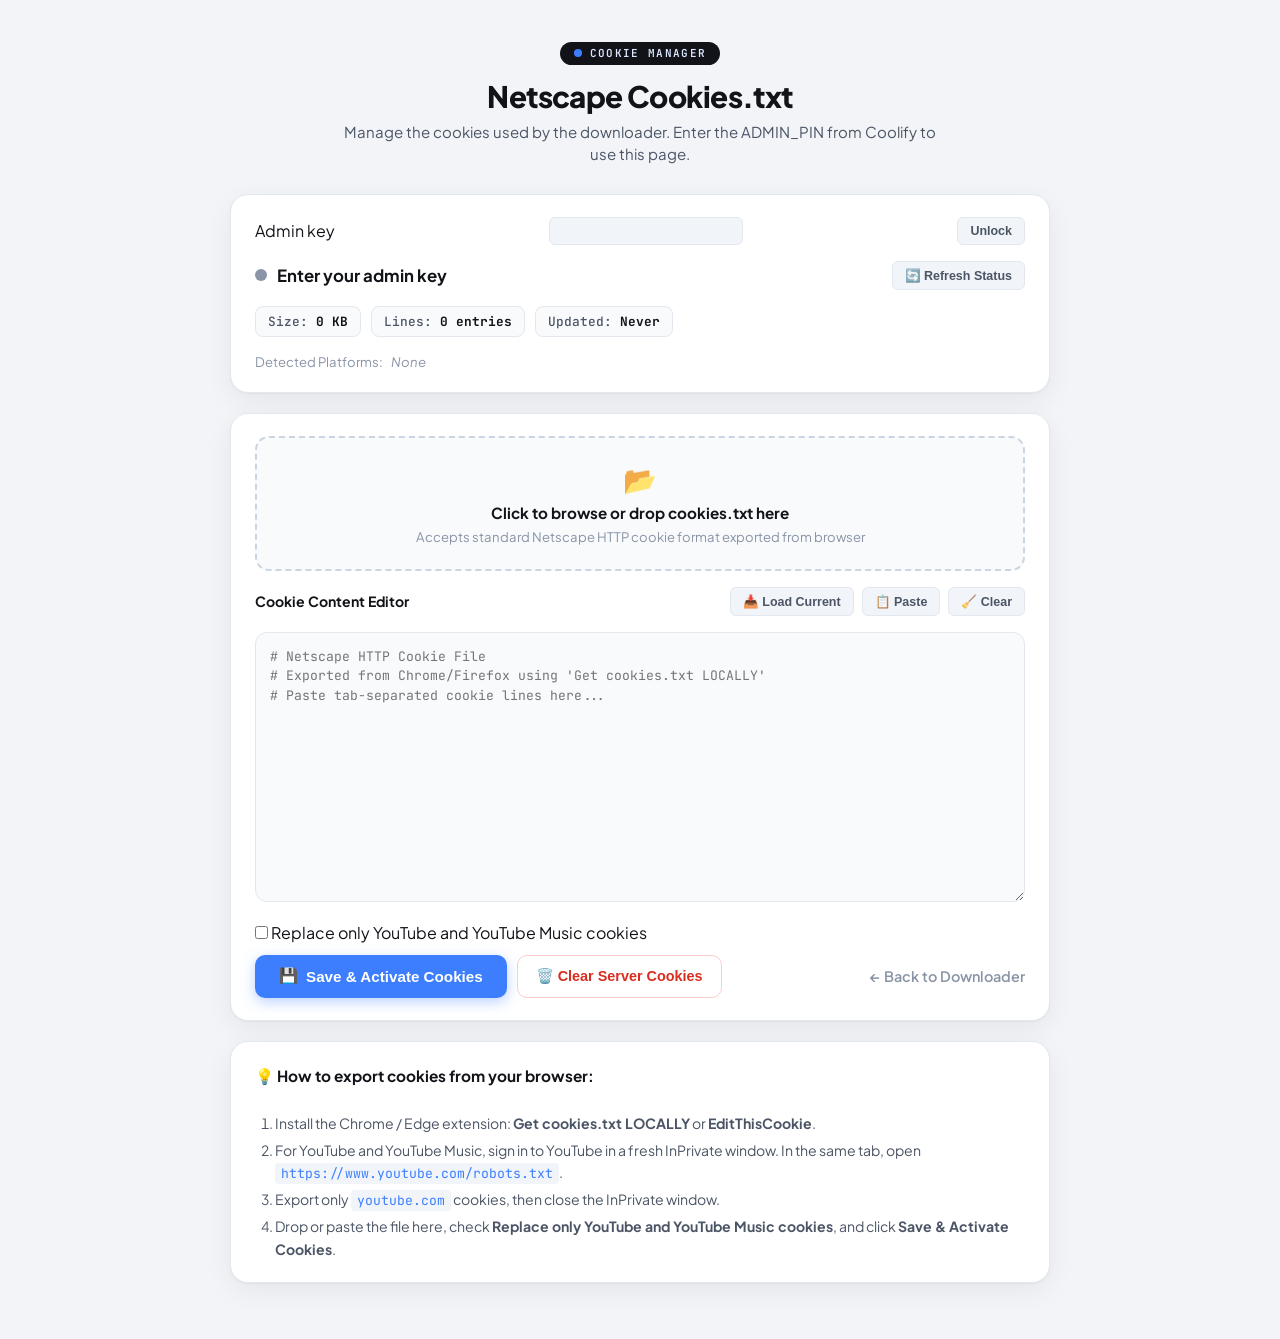
<file: static/admin.html>
<!DOCTYPE html>
<html lang="en">
<head>
  <meta charset="UTF-8" />
  <meta name="viewport" content="width=device-width, initial-scale=1.0, viewport-fit=cover" />
  <title>Cookies.txt Manager — Apun Ka Download</title>
  <link rel="preconnect" href="https://fonts.googleapis.com">
  <link rel="preconnect" href="https://fonts.gstatic.com" crossorigin>
  <link href="https://fonts.googleapis.com/css2?family=JetBrains+Mono:wght@400;500;700&family=Plus+Jakarta+Sans:wght@400;500;600;700;800&display=swap" rel="stylesheet">
  <style>
    :root {
      --bg: #F2F4F8;
      --card: #FFFFFF;
      --ink: #111318;
      --ink-2: #4B5565;
      --ink-3: #8A94A6;
      --line: #E3E7EE;
      --blue: #3D7EFF;
      --blue-hover: #2968eb;
      --blue-soft: #EFF4FF;
      --green: #12A150;
      --red: #D92D20;
      --radius: 18px;
      --sans: "Plus Jakarta Sans", -apple-system, BlinkMacSystemFont, "Segoe UI", Roboto, sans-serif;
      --mono: "JetBrains Mono", monospace;
      --shadow: 0 1px 2px rgba(17, 19, 24, .04), 0 8px 28px rgba(17, 19, 24, .06);
    }
    * { box-sizing: border-box; margin: 0; padding: 0; }
    body {
      background: var(--bg);
      color: var(--ink);
      font-family: var(--sans);
      min-height: 100vh;
      display: flex;
      justify-content: center;
      padding: 40px 18px 56px;
    }
    .wrap {
      width: 100%;
      max-width: 820px;
      display: flex;
      flex-direction: column;
      gap: 20px;
    }
    .brand { text-align: center; margin-bottom: 8px; }
    .badge {
      display: inline-flex;
      align-items: center;
      gap: 8px;
      background: var(--ink);
      color: #DCE6FF;
      font: 600 11px/1 var(--mono);
      letter-spacing: .12em;
      text-transform: uppercase;
      padding: 6px 14px;
      border-radius: 9999px;
      margin-bottom: 12px;
    }
    .badge-dot {
      width: 8px;
      height: 8px;
      background: var(--blue);
      border-radius: 50%;
    }
    .brand h1 {
      font-size: 1.85rem;
      font-weight: 800;
      letter-spacing: -0.02em;
      margin-bottom: 6px;
      color: var(--ink);
    }
    .brand p {
      color: var(--ink-2);
      font-size: 0.94rem;
      max-width: 620px;
      margin: 0 auto;
      line-height: 1.5;
    }

    /* Status Card */
    .card {
      background: var(--card);
      border: 1px solid var(--line);
      border-radius: var(--radius);
      box-shadow: var(--shadow);
      padding: 22px 24px;
      display: flex;
      flex-direction: column;
      gap: 16px;
    }
    .status-row {
      display: flex;
      justify-content: space-between;
      align-items: center;
      flex-wrap: wrap;
      gap: 12px;
    }
    .indicator-box {
      display: flex;
      align-items: center;
      gap: 10px;
      font-weight: 700;
      font-size: 1.05rem;
    }
    .dot-green {
      width: 12px;
      height: 12px;
      background: var(--green);
      border-radius: 50%;
      box-shadow: 0 0 0 4px rgba(18, 161, 80, 0.2);
    }
    .dot-gray {
      width: 12px;
      height: 12px;
      background: var(--ink-3);
      border-radius: 50%;
    }
    .stats-row {
      display: flex;
      gap: 10px;
      flex-wrap: wrap;
    }
    .stat-chip {
      background: #F8FAFC;
      border: 1px solid var(--line);
      padding: 6px 12px;
      border-radius: 8px;
      font: 500 0.8rem var(--mono);
      color: var(--ink-2);
    }
    .stat-chip strong {
      color: var(--ink);
    }
    .platforms-wrap {
      display: flex;
      align-items: center;
      gap: 8px;
      flex-wrap: wrap;
      font-size: 0.82rem;
      color: var(--ink-3);
    }
    .platform-tag {
      background: var(--blue-soft);
      color: var(--blue);
      border: 1px solid rgba(61, 126, 255, 0.2);
      padding: 3px 10px;
      border-radius: 6px;
      font-weight: 700;
      font-size: 0.72rem;
      text-transform: uppercase;
      font-family: var(--mono);
    }

    /* Dropzone */
    .dropzone {
      border: 2px dashed #CBD5E1;
      border-radius: 14px;
      padding: 24px 16px;
      text-align: center;
      background: #F8FAFC;
      cursor: pointer;
      transition: all 0.2s ease;
      display: flex;
      flex-direction: column;
      align-items: center;
      gap: 6px;
    }
    .dropzone:hover, .dropzone.dragover {
      border-color: var(--blue);
      background: var(--blue-soft);
    }
    .dropzone-icon { font-size: 1.7rem; }
    .dropzone-title { font-weight: 700; font-size: 0.95rem; color: var(--ink); }
    .dropzone-hint { font-size: 0.82rem; color: var(--ink-3); }

    /* Editor */
    .editor-toolbar {
      display: flex;
      justify-content: space-between;
      align-items: center;
      flex-wrap: wrap;
      gap: 10px;
    }
    .toolbar-title { font-weight: 700; font-size: 0.88rem; color: var(--ink); }
    .toolbar-actions { display: flex; gap: 8px; }
    .tool-btn {
      background: #F1F5F9;
      border: 1px solid var(--line);
      border-radius: 6px;
      padding: 6px 12px;
      font-size: 0.78rem;
      font-weight: 600;
      color: var(--ink-2);
      cursor: pointer;
      transition: all 0.15s;
    }
    .tool-btn:hover { background: #E2E8F0; color: var(--ink); }

    .textarea {
      width: 100%;
      min-height: 270px;
      padding: 14px;
      font-family: var(--mono);
      font-size: 0.82rem;
      line-height: 1.5;
      background: #F8FAFC;
      border: 1.5px solid var(--line);
      border-radius: 12px;
      resize: vertical;
      outline: none;
      color: var(--ink);
      transition: border-color 0.2s;
    }
    .textarea:focus {
      border-color: var(--blue);
      background: #FFFFFF;
      box-shadow: 0 0 0 3px rgba(61, 126, 255, 0.12);
    }

    /* Actions */
    .actions-row {
      display: flex;
      justify-content: space-between;
      align-items: center;
      flex-wrap: wrap;
      gap: 12px;
      margin-top: 4px;
    }
    .btn-group { display: flex; gap: 10px; flex-wrap: wrap; }
    .btn-save {
      background: var(--blue);
      color: #FFFFFF;
      border: none;
      padding: 12px 24px;
      border-radius: 10px;
      font-size: 0.95rem;
      font-weight: 700;
      cursor: pointer;
      display: inline-flex;
      align-items: center;
      gap: 8px;
      transition: all 0.15s ease;
      box-shadow: 0 4px 14px rgba(61, 126, 255, 0.35);
    }
    .btn-save:hover {
      background: var(--blue-hover);
      transform: translateY(-1px);
    }
    .btn-clear {
      background: #FFFFFF;
      color: var(--red);
      border: 1.5px solid #FECDCA;
      padding: 12px 18px;
      border-radius: 10px;
      font-size: 0.9rem;
      font-weight: 600;
      cursor: pointer;
      transition: all 0.15s ease;
    }
    .btn-clear:hover { background: #FEF3F2; border-color: var(--red); }
    .btn-home {
      color: var(--ink-3);
      text-decoration: none;
      font-size: 0.9rem;
      font-weight: 600;
      transition: color 0.15s;
    }
    .btn-home:hover { color: var(--blue); }

    /* Guide Box */
    .guide {
      font-size: 0.88rem;
      color: var(--ink-2);
      line-height: 1.6;
    }
    .guide h3 { font-size: 0.96rem; font-weight: 700; color: var(--ink); margin-bottom: 8px; }
    .guide ol { margin-left: 20px; display: flex; flex-direction: column; gap: 4px; }
    .guide code {
      background: #F1F5F9;
      padding: 2px 6px;
      border-radius: 4px;
      font-family: var(--mono);
      color: var(--blue);
      font-size: 0.82rem;
    }

    /* Toast */
    #toast {
      position: fixed;
      bottom: 24px;
      right: 24px;
      padding: 12px 20px;
      background: var(--ink);
      color: #fff;
      border-radius: 10px;
      font-size: 0.88rem;
      font-weight: 600;
      box-shadow: 0 10px 25px rgba(0,0,0,0.2);
      transform: translateY(100px);
      opacity: 0;
      transition: all 0.3s cubic-bezier(0.16, 1, 0.3, 1);
      z-index: 1000;
    }
    #toast.show { transform: translateY(0); opacity: 1; }
  </style>
</head>
<body>
  <main class="wrap">
    <header class="brand">
      <div class="badge">
        <span class="badge-dot"></span>
        <span>COOKIE MANAGER</span>
      </div>
      <h1>Netscape Cookies.txt</h1>
      <p>Manage the cookies used by the downloader. Enter the ADMIN_PIN from Coolify to use this page.</p>
    </header>

    <!-- Status Card -->
    <section class="card">
      <form id="adminForm" class="status-row">
        <label for="adminKey">Admin key</label>
        <input type="password" id="adminKey" class="tool-btn" autocomplete="off" required />
        <button class="tool-btn" type="submit">Unlock</button>
      </form>
      <div class="status-row">
        <div class="indicator-box">
          <span id="dot" class="dot-gray"></span>
          <span id="statusTitle">Enter your admin key</span>
        </div>
        <button id="refreshBtn" class="tool-btn" type="button">🔄 Refresh Status</button>
      </div>

      <div class="stats-row">
        <div class="stat-chip">Size: <strong id="statSize">0 KB</strong></div>
        <div class="stat-chip">Lines: <strong id="statLines">0 entries</strong></div>
        <div class="stat-chip">Updated: <strong id="statUpdated">Never</strong></div>
      </div>

      <div class="platforms-wrap">
        <span>Detected Platforms:</span>
        <div id="platformsList"><span style="color:var(--ink-3); font-style:italic;">None</span></div>
      </div>
    </section>

    <!-- Editor Card -->
    <section class="card">
      <div id="dropzone" class="dropzone">
        <input type="file" id="fileInput" accept=".txt" style="display: none;" />
        <span class="dropzone-icon">📂</span>
        <div class="dropzone-title">Click to browse or drop cookies.txt here</div>
        <div class="dropzone-hint">Accepts standard Netscape HTTP cookie format exported from browser</div>
      </div>

      <div class="editor-toolbar">
        <div class="toolbar-title">Cookie Content Editor</div>
        <div class="toolbar-actions">
          <button type="button" id="loadExistingBtn" class="tool-btn">📥 Load Current</button>
          <button type="button" id="pasteBtn" class="tool-btn">📋 Paste</button>
          <button type="button" id="clearEditorBtn" class="tool-btn">🧹 Clear</button>
        </div>
      </div>

      <textarea id="cookieInput" class="textarea" placeholder="# Netscape HTTP Cookie File&#10;# Exported from Chrome/Firefox using 'Get cookies.txt LOCALLY'&#10;# Paste tab-separated cookie lines here..."></textarea>

      <div class="actions-row">
        <label><input type="checkbox" id="youtubeOnly"> Replace only YouTube and YouTube Music cookies</label>
        <div class="btn-group">
          <button type="button" id="saveBtn" class="btn-save">
            <span>💾</span>
            <span>Save &amp; Activate Cookies</span>
          </button>
          <button type="button" id="clearBtn" class="btn-clear">
            <span>🗑️ Clear Server Cookies</span>
          </button>
        </div>
        <a href="/" class="btn-home">← Back to Downloader</a>
      </div>
    </section>

    <!-- Guide -->
    <section class="card guide">
      <h3>💡 How to export cookies from your browser:</h3>
      <ol>
        <li>Install the Chrome / Edge extension: <strong>Get cookies.txt LOCALLY</strong> or <strong>EditThisCookie</strong>.</li>
        <li>For YouTube and YouTube Music, sign in to YouTube in a fresh InPrivate window. In the same tab, open <code>https://www.youtube.com/robots.txt</code>.</li>
        <li>Export only <code>youtube.com</code> cookies, then close the InPrivate window.</li>
        <li>Drop or paste the file here, check <strong>Replace only YouTube and YouTube Music cookies</strong>, and click <strong>Save &amp; Activate Cookies</strong>.</li>
      </ol>
    </section>
  </main>

  <div id="toast">Notification</div>

  <script>
    const adminForm = document.getElementById("adminForm");
    const adminKey = document.getElementById("adminKey");
    let pin = "";
    const statusTitle = document.getElementById("statusTitle");
    const dot = document.getElementById("dot");
    const statSize = document.getElementById("statSize");
    const statLines = document.getElementById("statLines");
    const statUpdated = document.getElementById("statUpdated");
    const platformsList = document.getElementById("platformsList");
    const cookieInput = document.getElementById("cookieInput");
    const dropzone = document.getElementById("dropzone");
    const fileInput = document.getElementById("fileInput");
    const saveBtn = document.getElementById("saveBtn");
    const youtubeOnly = document.getElementById("youtubeOnly");
    const clearBtn = document.getElementById("clearBtn");
    const refreshBtn = document.getElementById("refreshBtn");
    const loadExistingBtn = document.getElementById("loadExistingBtn");
    const pasteBtn = document.getElementById("pasteBtn");
    const clearEditorBtn = document.getElementById("clearEditorBtn");
    const toast = document.getElementById("toast");

    function showToast(msg, isError = false) {
      toast.textContent = msg;
      toast.style.background = isError ? "#D92D20" : "#111318";
      toast.classList.add("show");
      setTimeout(() => toast.classList.remove("show"), 3500);
    }

    function formatBytes(bytes) {
      if (!bytes || bytes === 0) return "0 KB";
      const kb = bytes / 1024;
      if (kb < 1024) return kb.toFixed(1) + " KB";
      return (kb / 1024).toFixed(2) + " MB";
    }

    function formatDate(ts) {
      if (!ts) return "Never";
      const d = new Date(ts * 1000);
      return d.toLocaleDateString() + " " + d.toLocaleTimeString([], { hour: '2-digit', minute: '2-digit' });
    }

    async function adminRequest(path, options = {}) {
      if (!pin) throw new Error("Enter your admin key and click Unlock.");
      const headers = new Headers(options.headers);
      headers.set("X-Admin-Pin", pin);
      const res = await fetch(path, { ...options, headers, cache: "no-store" });
      const data = await res.json();
      if (!res.ok) throw new Error(data.detail || "Request failed.");
      return data;
    }

    async function refreshStatus() {
      try {
        const data = await adminRequest("/api/admin/cookies-status");

        if (data.active) {
          dot.className = "dot-green";
          statusTitle.textContent = "Cookies.txt Active & In Use";
          statusTitle.style.color = "#12A150";
        } else {
          dot.className = "dot-gray";
          statusTitle.textContent = "No Cookies Active (Public Stream Mode)";
          statusTitle.style.color = "#8A94A6";
        }

        statSize.textContent = formatBytes(data.size_bytes);
        statLines.textContent = (data.lines_count || 0) + " entries";
        statUpdated.textContent = formatDate(data.updated_at);

        if (data.platforms && data.platforms.length > 0) {
          platformsList.innerHTML = data.platforms.map(p => `<span class="platform-tag">${p}</span>`).join(" ");
        } else {
          platformsList.innerHTML = `<span style="color:#8A94A6; font-style:italic;">None detected</span>`;
        }
      } catch (err) {
        statusTitle.textContent = err.message;
      }
    }

    async function loadExistingCookies() {
      try {
        const data = await adminRequest("/api/admin/cookies-content");
        if (data.content) {
          cookieInput.value = data.content;
          showToast("Loaded current active cookies from server!");
        } else {
          showToast("No existing cookies found on server.", true);
        }
      } catch (e) {
        showToast("Failed to load: " + e.message, true);
      }
    }

    saveBtn.addEventListener("click", async () => {
      const content = cookieInput.value.trim();
      if (!content && youtubeOnly.checked) {
        showToast("Select a YouTube cookies.txt file first.", true);
        return;
      }
      if (!content) {
        if (!confirm("Editor is empty. This will clear the active cookies.txt on server. Proceed?")) return;
      }

      saveBtn.disabled = true;
      saveBtn.style.opacity = "0.7";

      try {
        const data = await adminRequest("/api/admin/cookies", {
          method: "POST",
          headers: { "Content-Type": "application/json" },
          body: JSON.stringify({ cookies_content: content, youtube_only: youtubeOnly.checked })
        });
        if (data.active) {
          showToast(`✅ Saved! Active (${formatBytes(data.size_bytes)})`);
        } else {
          showToast("🗑️ Cookies cleared.");
        }
        await refreshStatus();
      } catch (err) {
        showToast("❌ " + err.message, true);
      } finally {
        saveBtn.disabled = false;
        saveBtn.style.opacity = "1";
      }
    });

    clearBtn.addEventListener("click", async () => {
      if (!confirm("Are you sure you want to delete the active server cookies.txt?")) return;
      try {
        await adminRequest("/api/admin/cookies", { method: "DELETE" });
        cookieInput.value = "";
        showToast("🗑️ Server cookies deleted.");
        await refreshStatus();
      } catch (e) {
        showToast("Failed to delete: " + e.message, true);
      }
    });

    dropzone.addEventListener("click", () => fileInput.click());
    fileInput.addEventListener("change", (e) => {
      const file = e.target.files[0];
      if (file) readFile(file);
    });

    dropzone.addEventListener("dragover", (e) => { e.preventDefault(); dropzone.classList.add("dragover"); });
    dropzone.addEventListener("dragleave", () => { dropzone.classList.remove("dragover"); });
    dropzone.addEventListener("drop", (e) => {
      e.preventDefault();
      dropzone.classList.remove("dragover");
      const file = e.dataTransfer.files[0];
      if (file) readFile(file);
    });

    function readFile(file) {
      const reader = new FileReader();
      reader.onload = (ev) => {
        cookieInput.value = ev.target.result;
        showToast(`📄 Loaded ${file.name} (${formatBytes(file.size)})`);
      };
      reader.readAsText(file);
    }

    loadExistingBtn.addEventListener("click", loadExistingCookies);
    pasteBtn.addEventListener("click", async () => {
      try {
        const text = await navigator.clipboard.readText();
        if (text) {
          cookieInput.value = text;
          showToast("📋 Pasted from clipboard!");
        }
      } catch (e) {
        showToast("Clipboard access denied. Please paste manually.", true);
      }
    });

    clearEditorBtn.addEventListener("click", () => {
      cookieInput.value = "";
      showToast("Editor cleared");
    });
    refreshBtn.addEventListener("click", refreshStatus);
    adminForm.addEventListener("submit", (event) => {
      event.preventDefault();
      pin = adminKey.value.trim();
      adminKey.value = "";
      refreshStatus();
    });
  </script>
</body>
</html>
</file>
